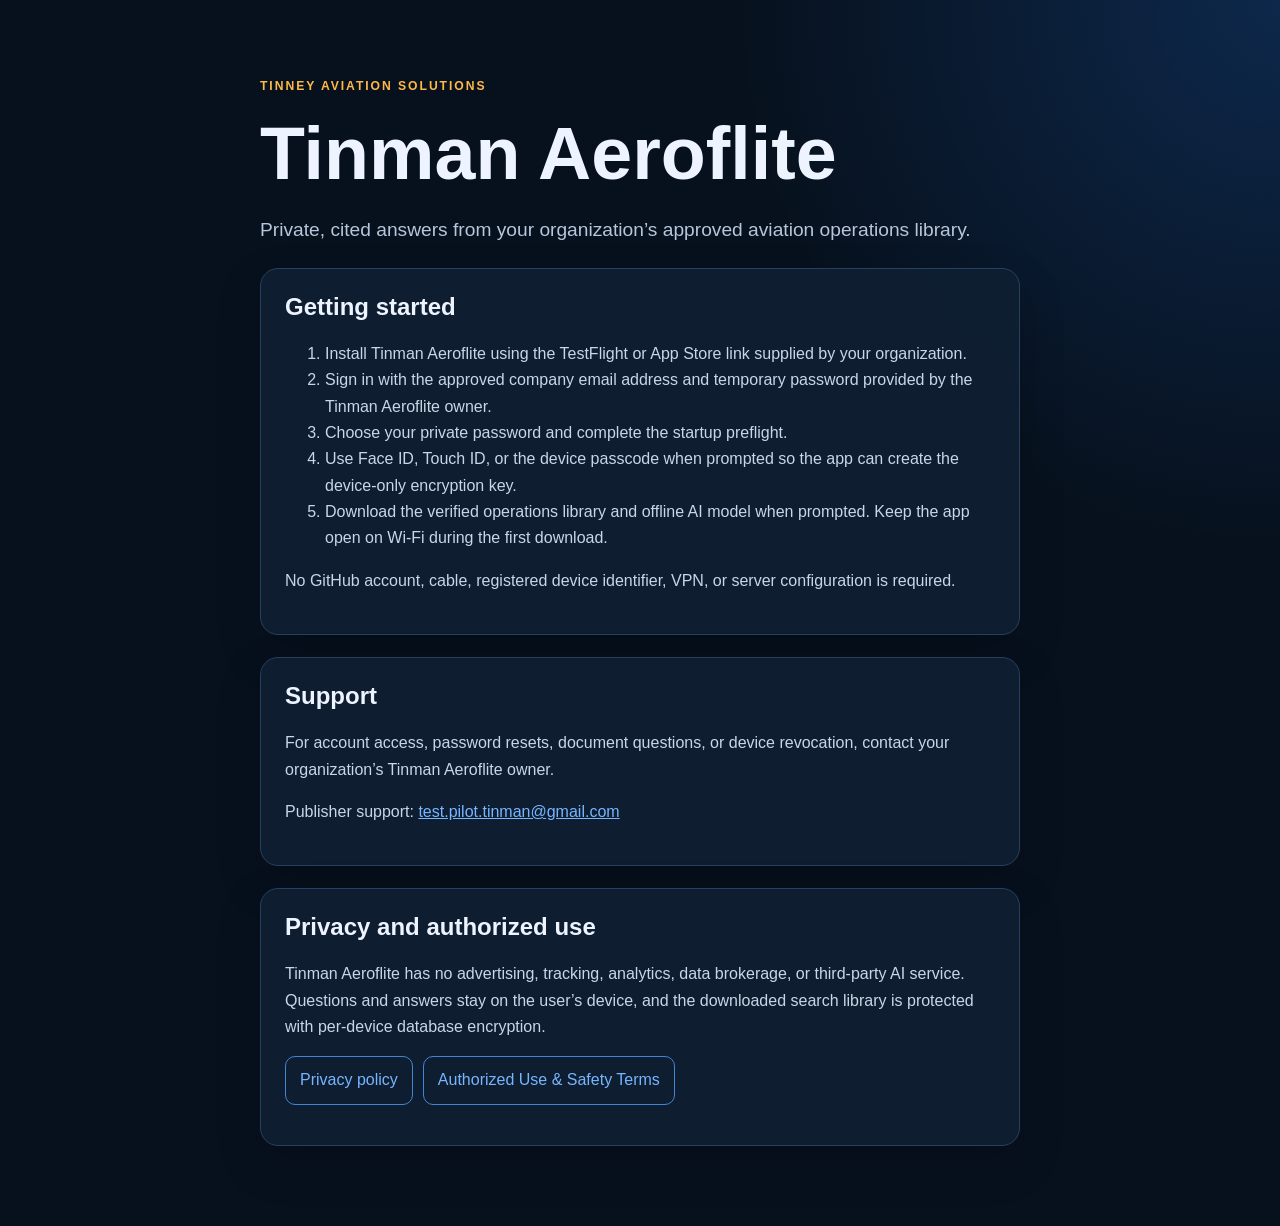
<file: index.html>
<!doctype html>
<html lang="en">
<head>
  <meta charset="utf-8">
  <meta name="viewport" content="width=device-width, initial-scale=1">
  <title>Tinman Aeroflite Support</title>
  <meta name="description" content="Support and privacy information for Tinman Aeroflite.">
  <link rel="stylesheet" href="styles.css">
</head>
<body>
  <main>
    <p class="eyebrow">TINNEY AVIATION SOLUTIONS</p>
    <h1>Tinman Aeroflite</h1>
    <p class="lead">Private, cited answers from your organization’s approved aviation operations library.</p>

    <section>
      <h2>Getting started</h2>
      <ol>
        <li>Install Tinman Aeroflite using the TestFlight or App Store link supplied by your organization.</li>
        <li>Sign in with the approved company email address and temporary password provided by the Tinman Aeroflite owner.</li>
        <li>Choose your private password and complete the startup preflight.</li>
        <li>Use Face ID, Touch ID, or the device passcode when prompted so the app can create the device-only encryption key.</li>
        <li>Download the verified operations library and offline AI model when prompted. Keep the app open on Wi-Fi during the first download.</li>
      </ol>
      <p>No GitHub account, cable, registered device identifier, VPN, or server configuration is required.</p>
    </section>

    <section>
      <h2>Support</h2>
      <p>For account access, password resets, document questions, or device revocation, contact your organization’s Tinman Aeroflite owner.</p>
      <p>Publisher support: <a href="mailto:test.pilot.tinman@gmail.com">test.pilot.tinman@gmail.com</a></p>
    </section>

    <section>
      <h2>Privacy and authorized use</h2>
      <p>Tinman Aeroflite has no advertising, tracking, analytics, data brokerage, or third-party AI service. Questions and answers stay on the user’s device, and the downloaded search library is protected with per-device database encryption.</p>
      <p class="actions"><a class="button" href="privacy.html">Privacy policy</a> <a class="button" href="terms.html">Authorized Use &amp; Safety Terms</a></p>
    </section>
  </main>
</body>
</html>
</file>
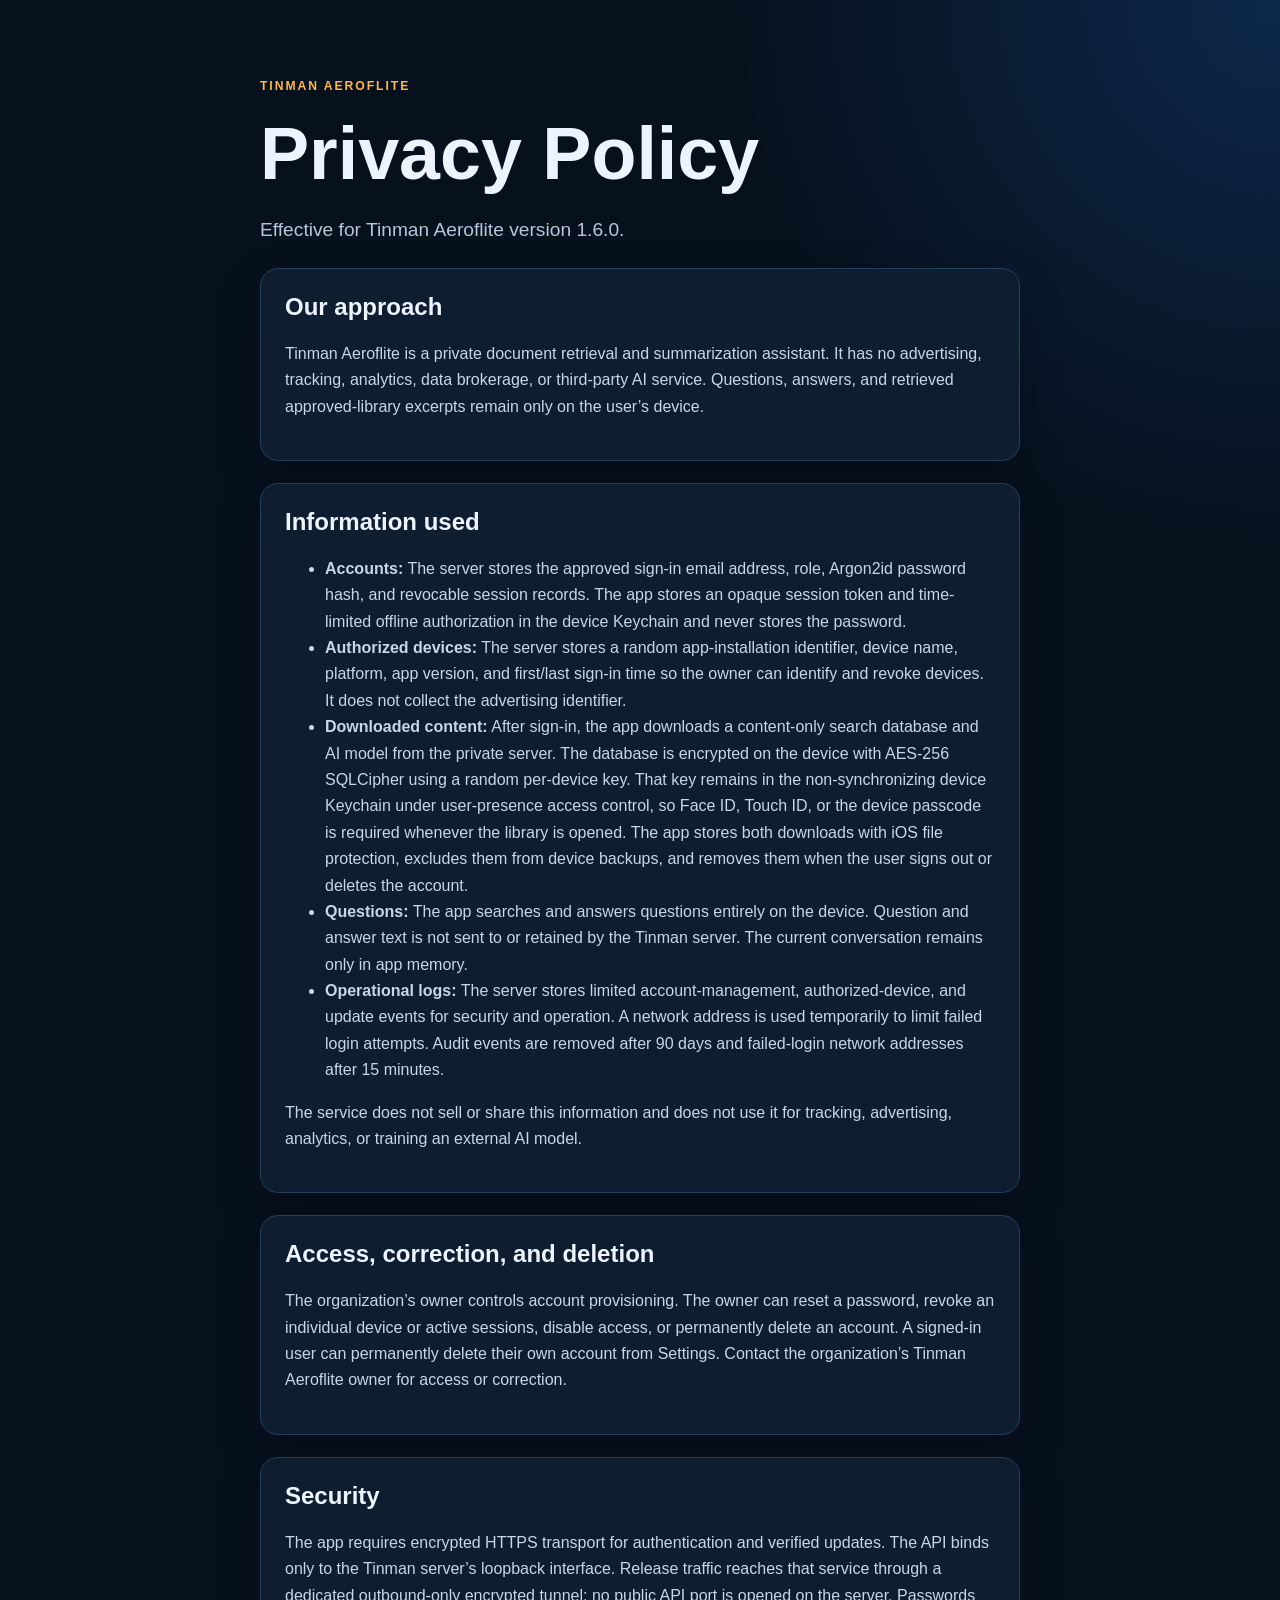
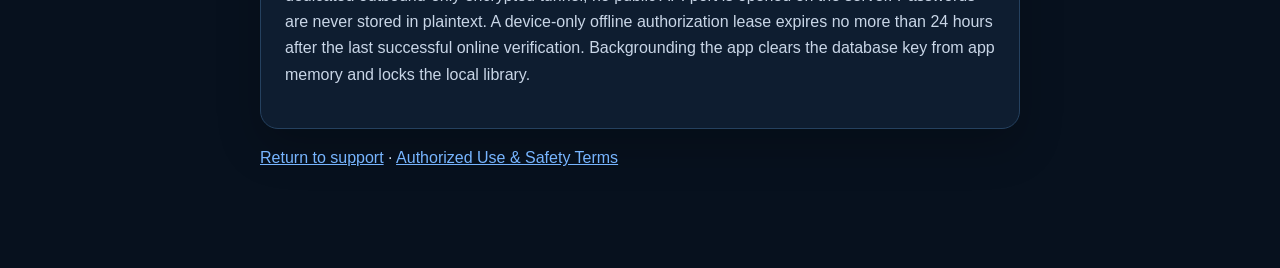
<file: privacy.html>
<!doctype html>
<html lang="en">
<head>
  <meta charset="utf-8">
  <meta name="viewport" content="width=device-width, initial-scale=1">
  <title>Tinman Aeroflite Privacy Policy</title>
  <meta name="description" content="Tinman Aeroflite privacy policy.">
  <link rel="stylesheet" href="styles.css">
</head>
<body>
  <main>
    <p class="eyebrow">TINMAN AEROFLITE</p>
    <h1>Privacy Policy</h1>
    <p class="lead">Effective for Tinman Aeroflite version 1.6.0.</p>

    <section>
      <h2>Our approach</h2>
      <p>Tinman Aeroflite is a private document retrieval and summarization assistant. It has no advertising, tracking, analytics, data brokerage, or third-party AI service. Questions, answers, and retrieved approved-library excerpts remain only on the user’s device.</p>
    </section>

    <section>
      <h2>Information used</h2>
      <ul>
        <li><strong>Accounts:</strong> The server stores the approved sign-in email address, role, Argon2id password hash, and revocable session records. The app stores an opaque session token and time-limited offline authorization in the device Keychain and never stores the password.</li>
        <li><strong>Authorized devices:</strong> The server stores a random app-installation identifier, device name, platform, app version, and first/last sign-in time so the owner can identify and revoke devices. It does not collect the advertising identifier.</li>
        <li><strong>Downloaded content:</strong> After sign-in, the app downloads a content-only search database and AI model from the private server. The database is encrypted on the device with AES-256 SQLCipher using a random per-device key. That key remains in the non-synchronizing device Keychain under user-presence access control, so Face ID, Touch ID, or the device passcode is required whenever the library is opened. The app stores both downloads with iOS file protection, excludes them from device backups, and removes them when the user signs out or deletes the account.</li>
        <li><strong>Questions:</strong> The app searches and answers questions entirely on the device. Question and answer text is not sent to or retained by the Tinman server. The current conversation remains only in app memory.</li>
        <li><strong>Operational logs:</strong> The server stores limited account-management, authorized-device, and update events for security and operation. A network address is used temporarily to limit failed login attempts. Audit events are removed after 90 days and failed-login network addresses after 15 minutes.</li>
      </ul>
      <p>The service does not sell or share this information and does not use it for tracking, advertising, analytics, or training an external AI model.</p>
    </section>

    <section>
      <h2>Access, correction, and deletion</h2>
      <p>The organization’s owner controls account provisioning. The owner can reset a password, revoke an individual device or active sessions, disable access, or permanently delete an account. A signed-in user can permanently delete their own account from Settings. Contact the organization’s Tinman Aeroflite owner for access or correction.</p>
    </section>

    <section>
      <h2>Security</h2>
      <p>The app requires encrypted HTTPS transport for authentication and verified updates. The API binds only to the Tinman server’s loopback interface. Release traffic reaches that service through a dedicated outbound-only encrypted tunnel; no public API port is opened on the server. Passwords are never stored in plaintext. A device-only offline authorization lease expires no more than 24 hours after the last successful online verification. Backgrounding the app clears the database key from app memory and locks the local library.</p>
    </section>

    <p><a href="index.html">Return to support</a> · <a href="terms.html">Authorized Use &amp; Safety Terms</a></p>
  </main>
</body>
</html>
</file>
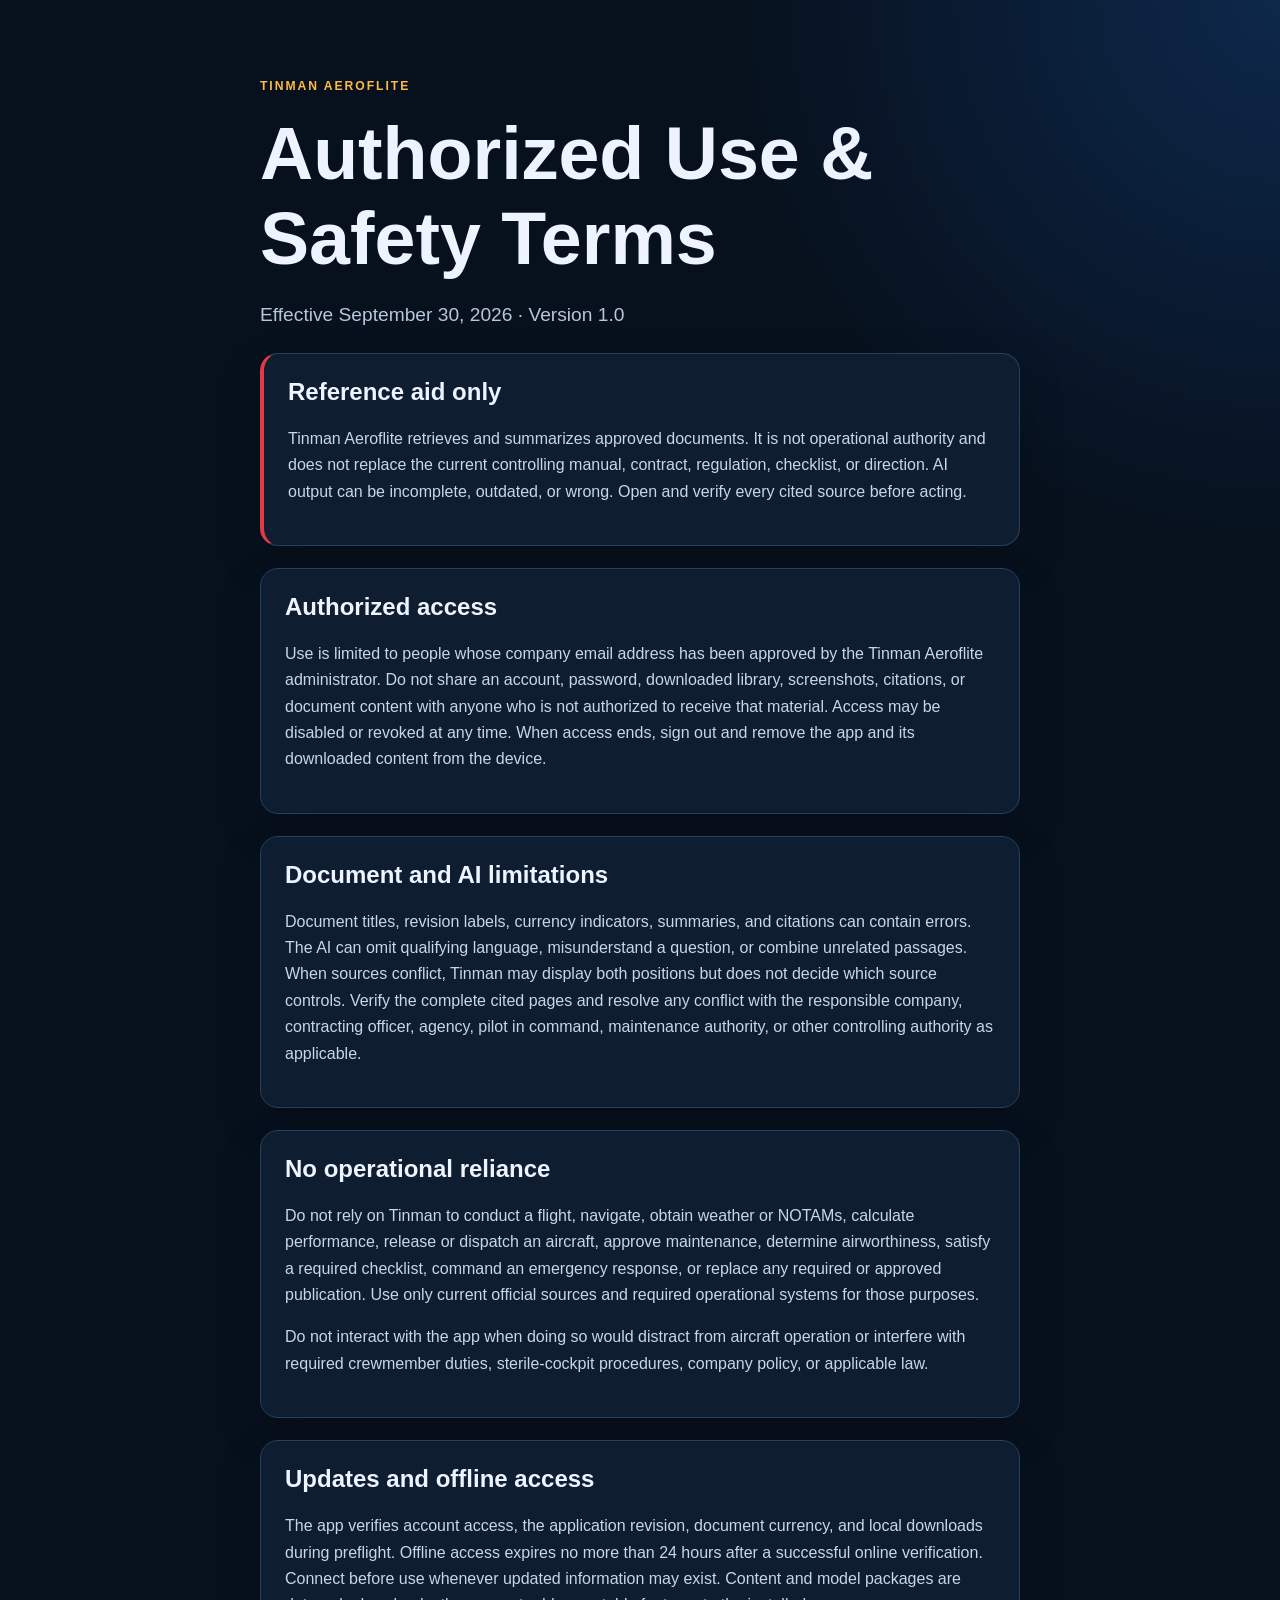
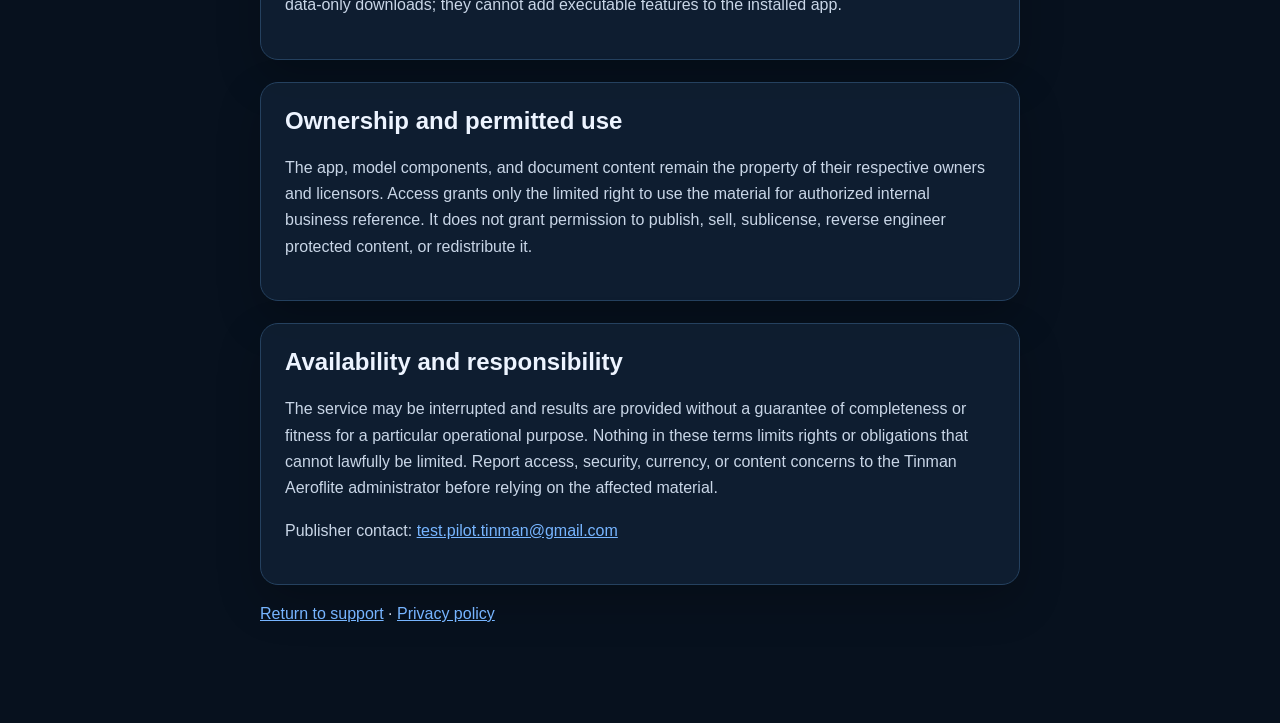
<file: terms.html>
<!doctype html>
<html lang="en">
<head>
  <meta charset="utf-8">
  <meta name="viewport" content="width=device-width, initial-scale=1">
  <title>Tinman Aeroflite Authorized Use and Safety Terms</title>
  <meta name="description" content="Authorized use and operational safety terms for Tinman Aeroflite.">
  <link rel="stylesheet" href="styles.css">
</head>
<body>
  <main>
    <p class="eyebrow">TINMAN AEROFLITE</p>
    <h1>Authorized Use &amp; Safety Terms</h1>
    <p class="lead">Effective September 30, 2026 · Version 1.0</p>

    <section class="notice">
      <h2>Reference aid only</h2>
      <p>Tinman Aeroflite retrieves and summarizes approved documents. It is not operational authority and does not replace the current controlling manual, contract, regulation, checklist, or direction. AI output can be incomplete, outdated, or wrong. Open and verify every cited source before acting.</p>
    </section>

    <section>
      <h2>Authorized access</h2>
      <p>Use is limited to people whose company email address has been approved by the Tinman Aeroflite administrator. Do not share an account, password, downloaded library, screenshots, citations, or document content with anyone who is not authorized to receive that material. Access may be disabled or revoked at any time. When access ends, sign out and remove the app and its downloaded content from the device.</p>
    </section>

    <section>
      <h2>Document and AI limitations</h2>
      <p>Document titles, revision labels, currency indicators, summaries, and citations can contain errors. The AI can omit qualifying language, misunderstand a question, or combine unrelated passages. When sources conflict, Tinman may display both positions but does not decide which source controls. Verify the complete cited pages and resolve any conflict with the responsible company, contracting officer, agency, pilot in command, maintenance authority, or other controlling authority as applicable.</p>
    </section>

    <section>
      <h2>No operational reliance</h2>
      <p>Do not rely on Tinman to conduct a flight, navigate, obtain weather or NOTAMs, calculate performance, release or dispatch an aircraft, approve maintenance, determine airworthiness, satisfy a required checklist, command an emergency response, or replace any required or approved publication. Use only current official sources and required operational systems for those purposes.</p>
      <p>Do not interact with the app when doing so would distract from aircraft operation or interfere with required crewmember duties, sterile-cockpit procedures, company policy, or applicable law.</p>
    </section>

    <section>
      <h2>Updates and offline access</h2>
      <p>The app verifies account access, the application revision, document currency, and local downloads during preflight. Offline access expires no more than 24 hours after a successful online verification. Connect before use whenever updated information may exist. Content and model packages are data-only downloads; they cannot add executable features to the installed app.</p>
    </section>

    <section>
      <h2>Ownership and permitted use</h2>
      <p>The app, model components, and document content remain the property of their respective owners and licensors. Access grants only the limited right to use the material for authorized internal business reference. It does not grant permission to publish, sell, sublicense, reverse engineer protected content, or redistribute it.</p>
    </section>

    <section>
      <h2>Availability and responsibility</h2>
      <p>The service may be interrupted and results are provided without a guarantee of completeness or fitness for a particular operational purpose. Nothing in these terms limits rights or obligations that cannot lawfully be limited. Report access, security, currency, or content concerns to the Tinman Aeroflite administrator before relying on the affected material.</p>
      <p>Publisher contact: <a href="mailto:test.pilot.tinman@gmail.com">test.pilot.tinman@gmail.com</a></p>
    </section>

    <p><a href="index.html">Return to support</a> · <a href="privacy.html">Privacy policy</a></p>
  </main>
</body>
</html>
</file>
<file: styles.css>
:root {
  color-scheme: dark;
  font-family: -apple-system, BlinkMacSystemFont, "Segoe UI", sans-serif;
  background: #07111e;
  color: #edf4ff;
}

* { box-sizing: border-box; }

body {
  margin: 0;
  min-height: 100vh;
  background:
    radial-gradient(circle at top right, rgba(38, 132, 255, .20), transparent 34rem),
    #07111e;
}

main {
  width: min(760px, calc(100% - 32px));
  margin: 0 auto;
  padding: 64px 0 80px;
}

.eyebrow {
  color: #ffb949;
  font-size: .76rem;
  font-weight: 800;
  letter-spacing: .16em;
}

h1 { font-size: clamp(2.4rem, 8vw, 4.6rem); margin: .2em 0; }
h2 { margin-top: 0; }
.lead { color: #b7c6da; font-size: 1.2rem; line-height: 1.6; }

section {
  margin-top: 22px;
  padding: 24px;
  background: rgba(15, 31, 51, .88);
  border: 1px solid #25415f;
  border-radius: 18px;
  box-shadow: 0 18px 44px rgba(0, 0, 0, .22);
}

p, li { line-height: 1.65; color: #c9d6e7; }
a { color: #77b5ff; }
.button { display: inline-block; padding: 10px 14px; border: 1px solid #4285d4; border-radius: 10px; text-decoration: none; }
.actions { display: flex; flex-wrap: wrap; gap: 10px; }
.notice { border-left: 4px solid #e63946; }
</file>
